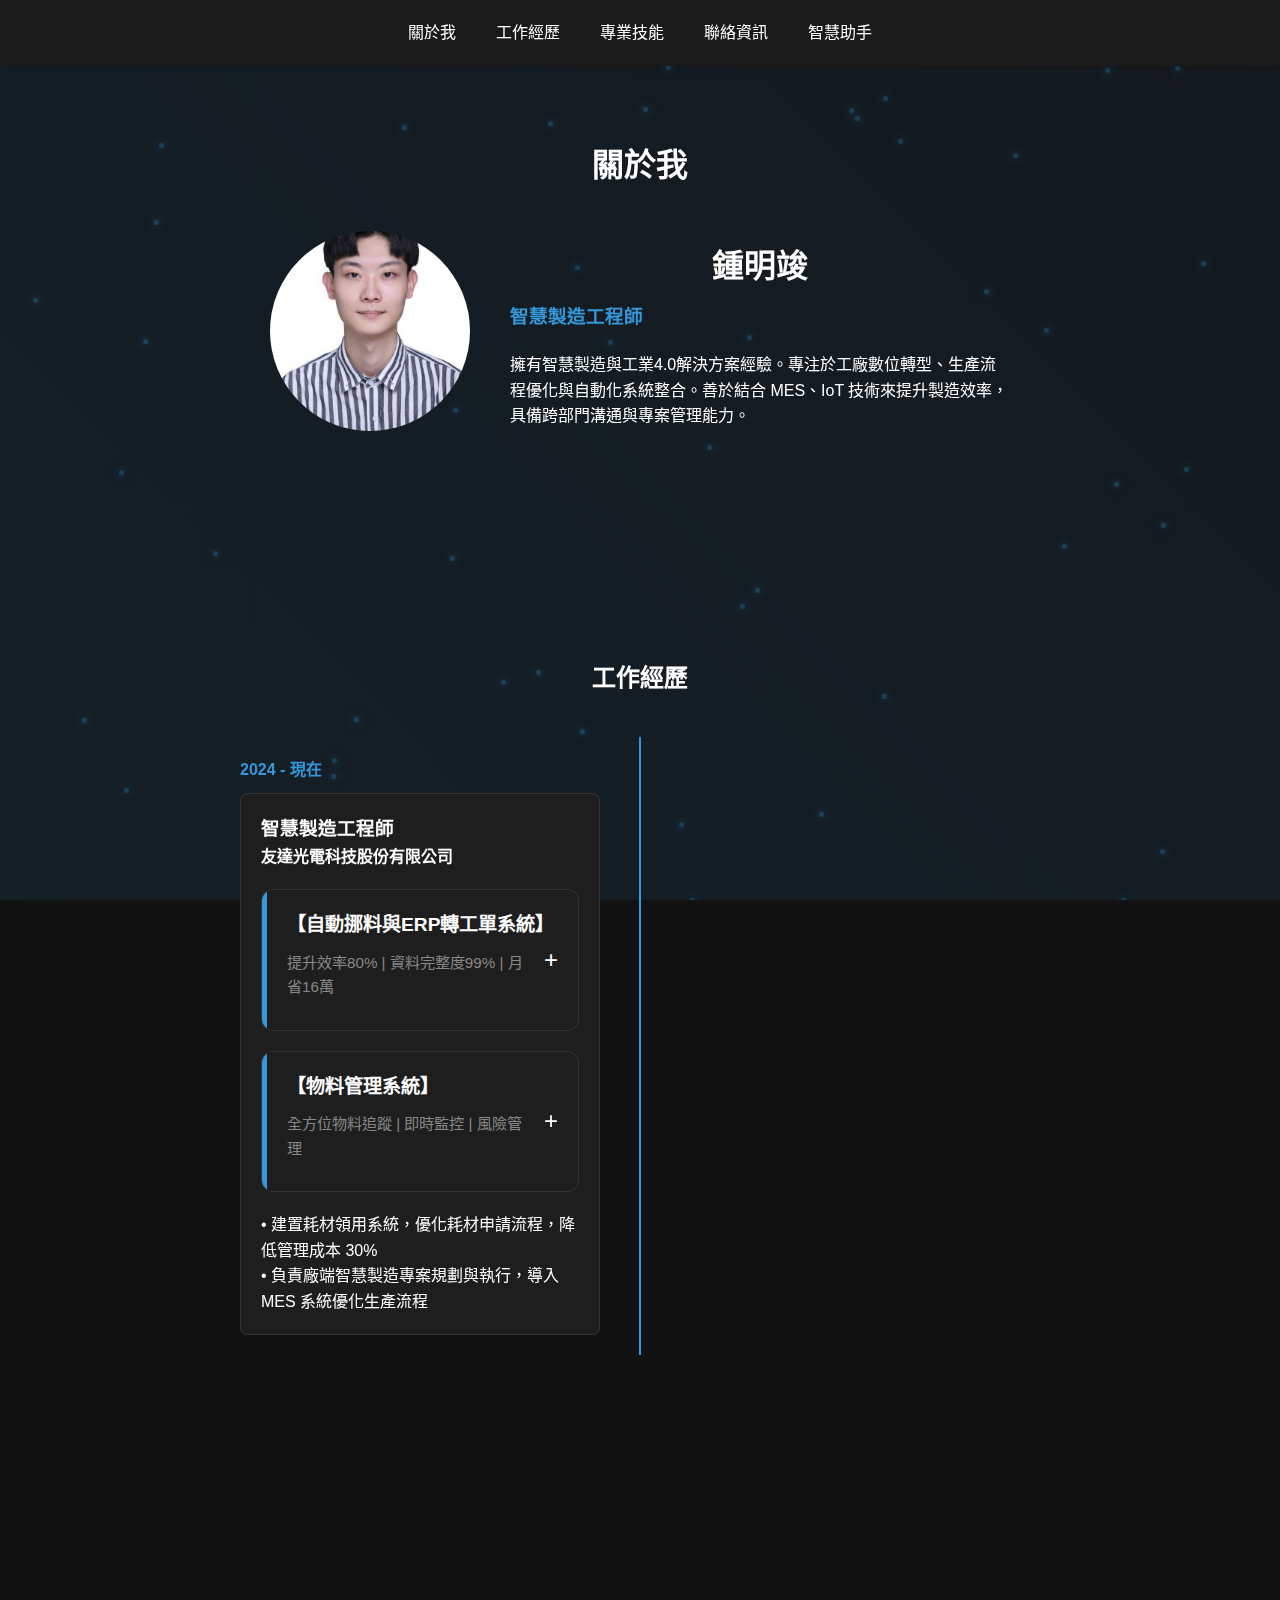
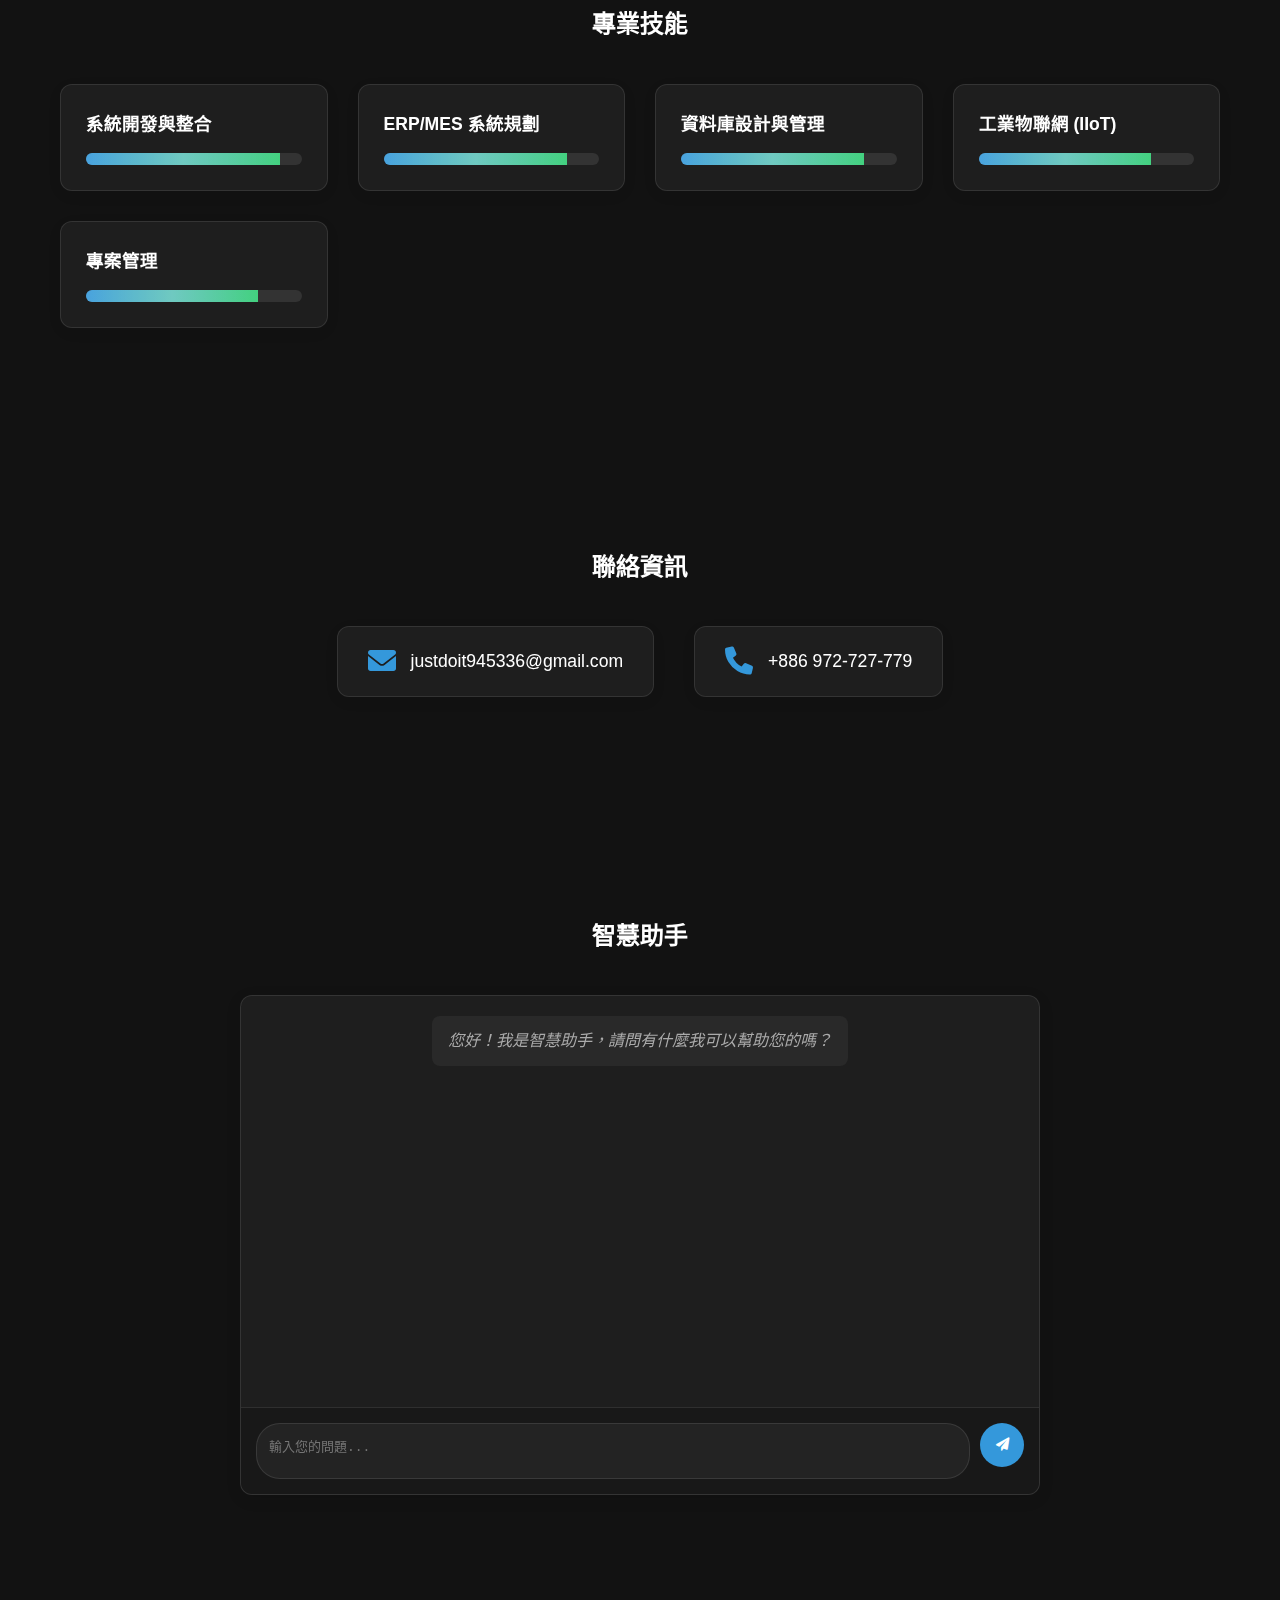
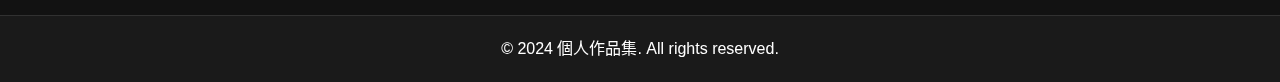
<file: html_template/index.html>
<!DOCTYPE html>
<html lang="zh-TW">
<head>
    <meta charset="UTF-8">
    <meta name="viewport" content="width=device-width, initial-scale=1.0">
    <title>專業個人作品集 | 個人工作履歷</title>
    <link rel="stylesheet" href="style.css">
    <link rel="stylesheet" href="https://cdnjs.cloudflare.com/ajax/libs/font-awesome/6.0.0/css/all.min.css">
</head>
<body>
    <div class="wave-background">
        <div class="wave"></div>
        <div class="wave"></div>
        <div class="wave"></div>
    </div>
    <div class="particles" id="particles"></div>

    <header class="header">
        <div class="container">
            <nav>
                <ul>
                    <li><a href="#about">關於我</a></li>
                    <li><a href="#experience">工作經歷</a></li>
                    <li><a href="#skills">專業技能</a></li>
                    <li><a href="#contact">聯絡資訊</a></li>
                    <li><a href="#chatbox">智慧助手</a></li>
                </ul>
            </nav>
        </div>
    </header>

    <section id="about" class="section">
        <div class="container">
            <h1>關於我</h1>
            <div class="profile">
                <div class="profile-image">
                    <img src="./images/Picture.jpg" alt="個人照片" class="avatar">
                </div>
                <div class="profile-content">
                    <h2>鍾明竣</h2>
                    <h3>智慧製造工程師</h3>
                    <p>擁有智慧製造與工業4.0解決方案經驗。專注於工廠數位轉型、生產流程優化與自動化系統整合。善於結合 MES、IoT 技術來提升製造效率，具備跨部門溝通與專案管理能力。</p>
                </div>
            </div>
        </div>
    </section>

    <section id="experience" class="section">
        <div class="container">
            <h2>工作經歷</h2>
            <div class="timeline">
                <div class="timeline-item">
                    <div class="timeline-date">2024 - 現在</div>
                    <div class="timeline-content">
                        <h3>智慧製造工程師</h3>
                        <h4>友達光電科技股份有限公司</h4>
                        
                        <!-- 系統一 -->
                        <div class="project-card">
                            <div class="project-header" onclick="toggleProject('erp-system')">
                                <h3>【自動挪料與ERP轉工單系統】</h3>
                                <p class="project-summary">提升效率80% | 資料完整度99% | 月省16萬</p>
                                <span class="expand-icon">+</span>
                            </div>
                            <div class="project-details" id="erp-system">
                                <div class="detail-section">
                                    <h4>系統效益</h4>
                                    <ul>
                                        <li>工作效率提升 80%</li>
                                        <li>資料完整度達 99%</li>
                                        <li>每月節省作業成本 16 萬元</li>
                                    </ul>
                                </div>
                                <div class="detail-section">
                                    <h4>技術實現</h4>
                                    <ul>
                                        <li>自動化工單轉換追蹤</li>
                                        <li>系統整合與資料同步</li>
                                        <li>效能監控與報表分析</li>
                                    </ul>
                                </div>
                            </div>
                        </div>

                        <!-- 系統二 -->
                        <div class="project-card">
                            <div class="project-header" onclick="toggleProject('material-system')">
                                <h3>【物料管理系統】</h3>
                                <p class="project-summary">全方位物料追蹤 | 即時監控 | 風險管理</p>
                                <span class="expand-icon">+</span>
                            </div>
                            <div class="project-details" id="material-system">
                                <div class="detail-section">
                                    <h4>核心功能</h4>
                                    <ul>
                                        <li>單位投料資訊即時監控</li>
                                        <li>投產物料風險批次管控</li>
                                        <li>重工品料況追蹤管理</li>
                                        <li>投產料況與料量即時控管</li>
                                    </ul>
                                </div>
                                <div class="detail-section">
                                    <h4>系統特色</h4>
                                    <ul>
                                        <li>即時監控儀表板</li>
                                        <li>智能預警機制</li>
                                        <li>完整追蹤鏈</li>
                                    </ul>
                                </div>
                            </div>
                        </div>

                        <p>• 建置耗材領用系統，優化耗材申請流程，降低管理成本 30%</p>
                        <p>• 負責廠端智慧製造專案規劃與執行，導入 MES 系統優化生產流程</p>
                    </div>
                </div>
            </div>
        </div>
    </section>

    <section id="skills" class="section">
        <div class="container">
            <h2>專業技能</h2>
            <div class="skills-grid">
                <div class="skill-item">
                    <div class="skill-title">系統開發與整合</div>
                    <div class="skill-bar">
                        <div class="skill-progress" data-progress="90"></div>
                    </div>
                </div>
                <div class="skill-item">
                    <div class="skill-title">ERP/MES 系統規劃</div>
                    <div class="skill-bar">
                        <div class="skill-progress" data-progress="85"></div>
                    </div>
                </div>
                <div class="skill-item">
                    <div class="skill-title">資料庫設計與管理</div>
                    <div class="skill-bar">
                        <div class="skill-progress" data-progress="85"></div>
                    </div>
                </div>
                <div class="skill-item">
                    <div class="skill-title">工業物聯網 (IIoT)</div>
                    <div class="skill-bar">
                        <div class="skill-progress" data-progress="80"></div>
                    </div>
                </div>
                <div class="skill-item">
                    <div class="skill-title">專案管理</div>
                    <div class="skill-bar">
                        <div class="skill-progress" data-progress="80"></div>
                    </div>
                </div>
            </div>
        </div>
    </section>

    <section id="contact" class="section">
        <div class="container">
            <h2>聯絡資訊</h2>
            <div class="contact-info">
                <div class="contact-item">
                    <i class="fas fa-envelope"></i>
                    <p>justdoit945336@gmail.com</p>
                </div>
                <div class="contact-item">
                    <i class="fas fa-phone"></i>
                    <p>+886 972-727-779</p>
                </div>
            </div>
        </div>
    </section>

    <section id="chatbox" class="section">
        <div class="container">
            <h2>智慧助手</h2>
            <div class="chat-container">
                <div class="chat-messages" id="chat-messages">
                    <div class="message system">
                        您好！我是智慧助手，請問有什麼我可以幫助您的嗎？
                    </div>
                </div>
                <div class="chat-input-container">
                    <textarea id="chat-input" placeholder="輸入您的問題..." rows="2"></textarea>
                    <button id="send-button" class="send-btn">
                        <i class="fas fa-paper-plane"></i>
                    </button>
                </div>
            </div>
        </div>
    </section>

    <footer class="footer">
        <div class="container">
            <p>&copy; 2024 個人作品集. All rights reserved.</p>
        </div>
    </footer>

    <script src="script.js"></script>
</body>
</html>
</file>
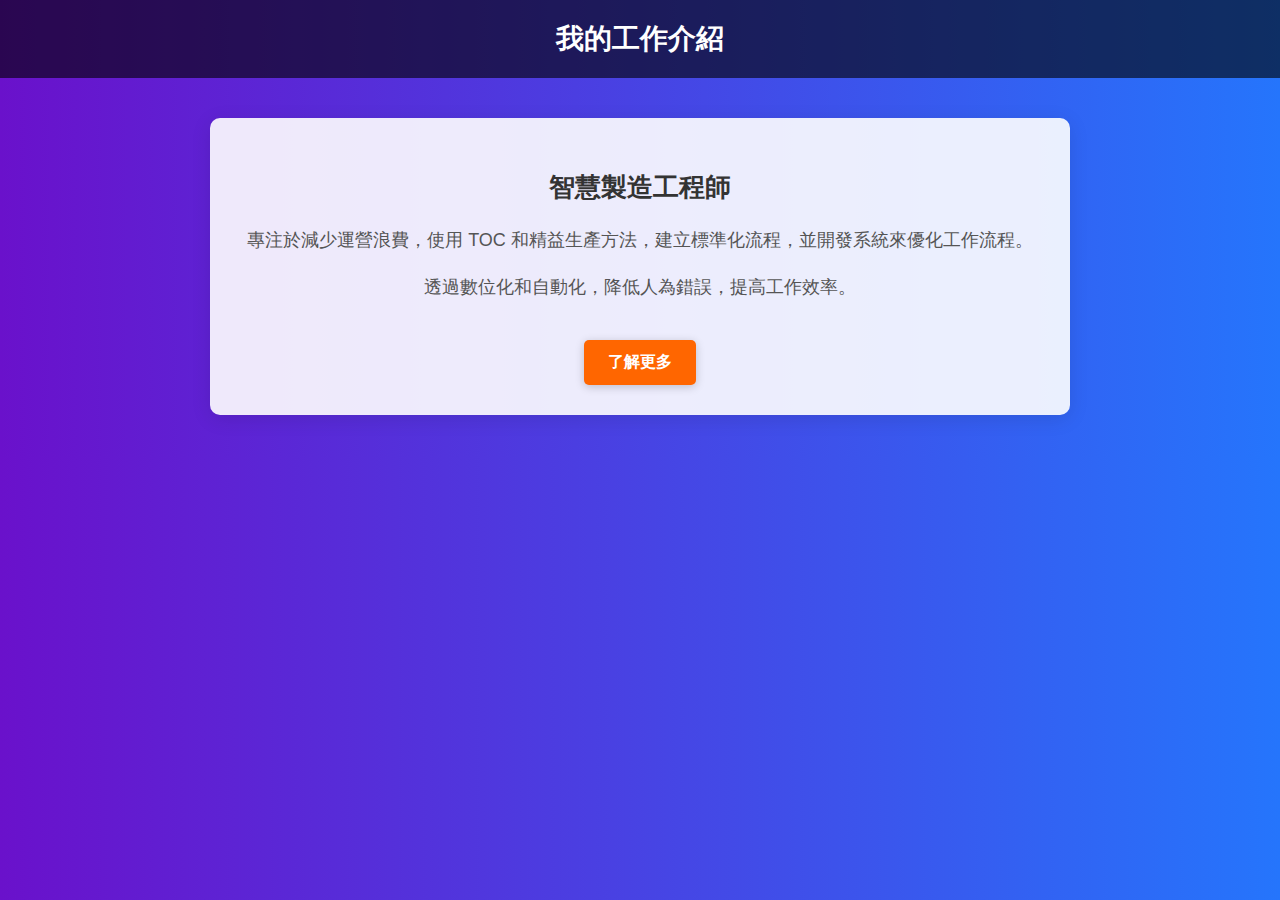
<file: work.html>
<!DOCTYPE html>
<html lang="zh">
<head>
    <meta charset="UTF-8">
    <meta name="viewport" content="width=device-width, initial-scale=1.0">
    <title>我的工作介紹</title>
    <style>
        body {
            font-family: Arial, sans-serif;
            margin: 0;
            padding: 0;
            background: linear-gradient(to right, #6a11cb, #2575fc);
            text-align: center;
            color: white;
        }
        header {
            background-color: rgba(0, 0, 0, 0.6);
            color: white;
            padding: 20px;
            font-size: 28px;
            font-weight: bold;
        }
        .container {
            max-width: 800px;
            margin: 40px auto;
            padding: 30px;
            background: rgba(255, 255, 255, 0.9);
            box-shadow: 0 4px 20px rgba(0, 0, 0, 0.1);
            border-radius: 10px;
            transition: transform 0.3s;
            color: black;
        }
        .container:hover {
            transform: scale(1.02);
        }
        h2 {
            color: #333;
            font-size: 26px;
        }
        p {
            color: #555;
            font-size: 18px;
            line-height: 1.6;
        }
        .button {
            display: inline-block;
            padding: 12px 24px;
            margin-top: 20px;
            background: #ff6600;
            color: white;
            font-size: 16px;
            font-weight: bold;
            border: none;
            border-radius: 5px;
            cursor: pointer;
            transition: 0.3s;
            box-shadow: 0 2px 10px rgba(0, 0, 0, 0.2);
        }
        .button:hover {
            background: #cc5200;
            box-shadow: 0 4px 15px rgba(0, 0, 0, 0.3);
        }
    </style>
</head>
<body>
    <header>我的工作介紹</header>
    <div class="container">
        <h2>智慧製造工程師</h2>
        <p>專注於減少運營浪費，使用 TOC 和精益生產方法，建立標準化流程，並開發系統來優化工作流程。</p>
        <p>透過數位化和自動化，降低人為錯誤，提高工作效率。</p>
        <button class="button" onclick="showMessage()">了解更多</button>
    </div>
    <script>
        function showMessage() {
            alert("歡迎來到我的個人介紹頁面！");
        }
    </script>
</body>
</html>
</file>
<file: html_template/style.css>
/* 基本樣式設定 */
:root {
    --primary-color: #1a1a1a;
    --secondary-color: #3498db;
    --text-color: #ffffff;
    --background-color: #121212;
    --card-background: #1e1e1e;
    --section-padding: 80px 0;
    --transition-speed: 0.3s;
}

* {
    margin: 0;
    padding: 0;
    box-sizing: border-box;
}

body {
    font-family: 'Arial', sans-serif;
    line-height: 1.6;
    color: var(--text-color);
    background-color: var(--background-color);
}

.container {
    max-width: 1200px;
    margin: 0 auto;
    padding: 0 20px;
}

/* 導航欄樣式 */
.header {
    background-color: rgba(26, 26, 26, 0.95);
    padding: 20px 0;
    position: fixed;
    width: 100%;
    top: 0;
    z-index: 1000;
    transition: transform var(--transition-speed) ease-in-out;
    box-shadow: 0 2px 5px rgba(0,0,0,0.1);
    backdrop-filter: blur(10px);
}

nav ul {
    list-style: none;
    display: flex;
    justify-content: center;
}

nav ul li {
    margin: 0 20px;
}

nav ul li a {
    color: white;
    text-decoration: none;
    font-size: 16px;
    transition: color 0.3s;
}

nav ul li a:hover {
    color: var(--secondary-color);
}

/* 章節共用樣式 */
.section {
    padding: var(--section-padding);
    margin-top: 60px;
}

.section h1, .section h2 {
    text-align: center;
    margin-bottom: 40px;
    color: var(--text-color);
}

/* 個人資料區塊 */
.profile {
    display: flex;
    align-items: center;
    justify-content: center;
    gap: 40px;
    margin-top: 40px;
}

.avatar {
    width: 200px;
    height: 200px;
    border-radius: 50%;
    object-fit: cover;
}

.profile-content {
    max-width: 500px;
}

.profile-content h2 {
    font-size: 2em;
    margin-bottom: 10px;
}

.profile-content h3 {
    color: var(--secondary-color);
    margin-bottom: 20px;
}

/* 時間軸樣式 */
.timeline {
    position: relative;
    max-width: 800px;
    margin: 0 auto;
}

.timeline::before {
    content: '';
    position: absolute;
    left: 50%;
    transform: translateX(-50%);
    width: 2px;
    height: 100%;
    background-color: var(--secondary-color);
}

.timeline-item {
    padding: 20px 0;
    position: relative;
    margin-bottom: 30px;
    width: 50%;
}

.timeline-item:nth-child(odd) {
    left: 0;
    padding-right: 40px;
}

.timeline-item:nth-child(even) {
    left: 50%;
    padding-left: 40px;
}

.timeline-date {
    font-weight: bold;
    color: var(--secondary-color);
    margin-bottom: 10px;
}

.timeline-content {
    background: var(--card-background);
    padding: 20px;
    border-radius: 8px;
    border: 1px solid rgba(255, 255, 255, 0.1);
    position: relative;
    transition: transform var(--transition-speed);
}

.timeline-content:hover {
    transform: translateY(-5px);
}

/* 技能區塊樣式 */
.skills-grid {
    display: grid;
    grid-template-columns: repeat(auto-fit, minmax(250px, 1fr));
    gap: 30px;
    margin-top: 40px;
}

.skill-item {
    background: var(--card-background);
    padding: 25px;
    border-radius: 12px;
    box-shadow: 0 4px 15px rgba(0,0,0,0.05);
    transition: transform var(--transition-speed), box-shadow var(--transition-speed);
    border: 1px solid rgba(255, 255, 255, 0.1);
}

.skill-item:hover {
    transform: translateY(-5px);
    box-shadow: 0 6px 20px rgba(0,0,0,0.1);
}

.skill-title {
    margin-bottom: 15px;
    font-weight: bold;
    font-size: 1.1em;
    color: var(--text-color);
    display: flex;
    align-items: center;
    gap: 10px;
}

.skill-bar {
    background-color: #333;
    height: 12px;
    border-radius: 6px;
    overflow: hidden;
    position: relative;
}

.skill-progress {
    height: 100%;
    background: linear-gradient(90deg, var(--secondary-color), #2ecc71);
    width: 0;
    transition: width 1.2s cubic-bezier(0.4, 0, 0.2, 1);
    position: relative;
}

.skill-progress::after {
    content: '';
    position: absolute;
    top: 0;
    left: 0;
    right: 0;
    bottom: 0;
    background: linear-gradient(90deg, rgba(255,255,255,0.1) 0%, rgba(255,255,255,0.3) 50%, rgba(255,255,255,0.1) 100%);
}

/* 聯絡資訊樣式 */
.contact-info {
    display: flex;
    justify-content: center;
    flex-wrap: wrap;
    gap: 40px;
    margin-top: 40px;
}

.contact-item {
    display: flex;
    align-items: center;
    gap: 15px;
    background: var(--card-background);
    padding: 20px 30px;
    border-radius: 12px;
    box-shadow: 0 4px 15px rgba(0,0,0,0.05);
    transition: transform var(--transition-speed), box-shadow var(--transition-speed);
    border: 1px solid rgba(255, 255, 255, 0.1);
}

.contact-item:hover {
    transform: translateY(-5px);
    box-shadow: 0 6px 20px rgba(0,0,0,0.1);
}

.contact-item i {
    font-size: 28px;
    color: var(--secondary-color);
    transition: transform var(--transition-speed);
}

.contact-item:hover i {
    transform: scale(1.2);
}

.contact-item p {
    font-size: 1.1em;
    color: var(--text-color);
}

/* 頁尾樣式 */
.footer {
    background-color: var(--primary-color);
    color: white;
    text-align: center;
    padding: 20px 0;
    margin-top: 40px;
    border-top: 1px solid rgba(255, 255, 255, 0.1);
}

/* 響應式設計 */
@media (max-width: 768px) {
    .profile {
        flex-direction: column;
        text-align: center;
        gap: 20px;
    }

    .profile-content {
        padding: 0 20px;
    }

    .timeline::before {
        left: 20px;
    }

    .timeline-item {
        width: 100%;
        padding-left: 50px;
    }

    .timeline-item:nth-child(even) {
        left: 0;
    }

    .skills-grid {
        grid-template-columns: 1fr;
        padding: 0 15px;
    }

    .contact-info {
        flex-direction: column;
        align-items: stretch;
        padding: 0 20px;
    }

    .contact-item {
        margin: 0 15px;
    }

    nav ul {
        flex-direction: column;
        align-items: center;
        padding: 10px 0;
    }

    nav ul li {
        margin: 8px 0;
    }

    .section {
        padding: var(--section-padding) 15px;
    }

    .header {
        padding: 15px 0;
    }

    .project-details {
        width: 95%;
        max-height: 90vh;
        top: 50%;
        left: 50%;
        transform: translate(-50%, -50%) !important;
        margin: 0;
        padding: 20px;
    }

    .project-header {
        padding: 15px;
    }

    .close-button {
        top: 10px;
        right: 10px;
    }

    .detail-section {
        padding: 10px;
    }

    .project-card {
        margin: 15px 0;
        width: 100%;
        box-sizing: border-box;
    }

    .project-header {
        padding: 15px;
        width: 100%;
        box-sizing: border-box;
    }

    .project-header h3 {
        font-size: 1.1em;
        padding-right: 30px;
        width: 100%;
        box-sizing: border-box;
    }

    .project-summary {
        padding-right: 30px;
        margin: 8px 0;
        width: 100%;
        box-sizing: border-box;
    }

    .project-card.active .project-details {
        width: 100%;
        box-sizing: border-box;
        padding: 0;
        margin: 0;
        position: relative;
        left: 0;
        transform: none !important;
    }

    .detail-section {
        width: 100%;
        margin: 0 0 15px 0;
        padding: 0;
        box-sizing: border-box;
    }

    .detail-section h4 {
        width: 100%;
        margin: 0 0 10px 0;
        padding: 0;
        font-size: 1em;
    }

    .detail-section ul {
        width: 100%;
        padding: 0 0 0 20px;
        margin: 0;
        box-sizing: border-box;
    }

    .detail-section ul li {
        width: 100%;
        padding: 0 0 0 15px;
        margin: 8px 0;
        font-size: 0.9em;
        line-height: 1.4;
        box-sizing: border-box;
        word-wrap: break-word;
        position: relative;
    }

    .project-details,
    .project-card.active .project-details {
        position: static;
        top: auto;
        left: auto;
        transform: none !important;
        max-height: none;
    }

    .timeline-content {
        padding: 15px;
        width: 100%;
    }

    .timeline-item {
        padding-left: 40px;
        width: 100%;
    }
}

.project-card {
    margin: 20px 0;
    border-radius: 12px;
    overflow: hidden;
    background: var(--card-background);
    border: 1px solid rgba(255, 255, 255, 0.1);
    transition: transform 0.3s;
}

.project-card:hover {
    transform: translateY(-5px);
}

.project-header {
    padding: 20px;
    background: var(--card-background);
    border-left: 5px solid var(--secondary-color);
    cursor: pointer;
    position: relative;
}

.project-header h3 {
    color: var(--text-color);
    font-size: 1.2em;
    margin-bottom: 10px;
}

.project-summary {
    color: #888;
    font-size: 0.95em;
    margin: 10px 0;
    padding-right: 30px;
}

/* 修改 project-details 的樣式 */
.project-details {
    display: none;  /* 改用 display 來控制顯示/隱藏 */
    background: var(--card-background);
    border-top: 1px solid rgba(255, 255, 255, 0.1);
    padding: 0 20px;  /* 預設有水平內邊距 */
    opacity: 0;
    transition: opacity 0.3s ease;
}

/* 活動狀態的樣式 */
.project-card.active .project-details {
    display: block;
    opacity: 1;
    padding: 20px;
}

/* 移除不需要的動畫類別 */
.project-details.active {
    animation: none;
}

/* 修改展開圖標的動畫 */
.expand-icon {
    position: absolute;
    right: 20px;
    top: 50%;
    transform: translateY(-50%);
    transition: transform 0.3s ease;
    color: var(--text-color);
    font-size: 24px;
}

.project-card.active .expand-icon {
    transform: translateY(-50%) rotate(180deg);
}

.detail-section {
    margin: 0 0 20px 0;
    width: 100%;
}

.detail-section h4 {
    margin: 0 0 15px 0;
    padding: 0;
    color: var(--text-color);
}

.detail-section ul {
    list-style-type: none;
    margin: 0;
    padding: 0 0 0 20px;
    width: 100%;
}

.detail-section ul li {
    margin: 8px 0;
    position: relative;
    padding: 0 0 0 20px;
    color: var(--text-color);
}

.detail-section ul li:before {
    content: "•";
    color: var(--secondary-color);
    position: absolute;
    left: 0;
    top: 0;
}

/* 添加遮罩層 */
.modal-overlay {
    display: none;
}

/* 關閉按鈕 */
.close-button {
    display: none;
}

/* 動畫效果 */
@keyframes slideIn {
    from {
        opacity: 0;
        transform: translate(-50%, -60%);
    }
    to {
        opacity: 1;
        transform: translate(-50%, -50%);
    }
}

.project-details.active {
    animation: slideIn 0.3s ease-out forwards;
    pointer-events: all;
}

.modal-overlay.active {
    pointer-events: all;
}

/* 添加新的樣式來防止閃爍 */
.modal-active {
    overflow: hidden;
}

/* 添加動態背景效果 */
body::before {
    content: '';
    position: fixed;
    top: 0;
    left: 0;
    width: 100%;
    height: 100%;
    background: linear-gradient(
        45deg,
        rgba(52, 152, 219, 0.05),
        rgba(41, 128, 185, 0.05)
    );
    z-index: -1;
}

/* 添加動態波浪背景 */
.wave-background {
    position: fixed;
    top: 0;
    left: 0;
    width: 100%;
    height: 100%;
    z-index: -2;
    opacity: 0.2;
}

.wave {
    position: absolute;
    width: 100%;
    height: 100%;
    background: linear-gradient(
        45deg,
        rgba(52, 152, 219, 0.2),
        rgba(41, 128, 185, 0.2),
        rgba(52, 73, 94, 0.2)
    );
    animation: wave 15s linear infinite;
}

.wave:nth-child(2) {
    animation-delay: -5s;
    opacity: 0.3;
}

.wave:nth-child(3) {
    animation-delay: -10s;
    opacity: 0.2;
}

@keyframes wave {
    0% {
        transform: translate(-50%, -50%) rotate(0deg);
    }
    100% {
        transform: translate(-50%, -50%) rotate(360deg);
    }
}

/* 添加浮動粒子效果 */
.particles {
    position: fixed;
    top: 0;
    left: 0;
    width: 100%;
    height: 100%;
    z-index: -3;
    overflow: hidden;
}

.particle {
    position: absolute;
    width: 5px;
    height: 5px;
    background: rgba(52, 152, 219, 0.3);
    border-radius: 50%;
    box-shadow: 0 0 10px rgba(52, 152, 219, 0.5);
    animation: float 20s infinite linear;
}

/* 手機版特別處理 */
@media (max-width: 768px) {
    .project-card {
        margin: 15px 0;
        width: 100%;
        box-sizing: border-box;
    }

    .project-header {
        padding: 15px;
        width: 100%;
        box-sizing: border-box;
    }

    .project-header h3 {
        font-size: 1.1em;
        padding-right: 30px;
        width: 100%;
        box-sizing: border-box;
    }

    .project-summary {
        padding-right: 30px;
        margin: 8px 0;
        width: 100%;
        box-sizing: border-box;
    }

    .project-details {
        width: 100%;
        box-sizing: border-box;
        padding: 0;
        margin: 0;
        position: relative;
        left: 0;
        transform: none !important;
    }

    .project-card.active .project-details {
        padding: 15px;
        width: 100%;
        position: relative;
        left: 0;
        transform: none !important;
    }

    .detail-section {
        width: 100%;
        margin: 0 0 15px 0;
        padding: 0;
        box-sizing: border-box;
    }

    .detail-section h4 {
        width: 100%;
        margin: 0 0 10px 0;
        padding: 0;
        font-size: 1em;
    }

    .detail-section ul {
        width: 100%;
        padding: 0 0 0 20px;
        margin: 0;
        box-sizing: border-box;
    }

    .detail-section ul li {
        width: 100%;
        padding: 0 0 0 15px;
        margin: 8px 0;
        font-size: 0.9em;
        line-height: 1.4;
        box-sizing: border-box;
        word-wrap: break-word;
        position: relative;
    }

    .project-details,
    .project-card.active .project-details {
        position: static;
        top: auto;
        left: auto;
        transform: none !important;
        max-height: none;
    }

    .timeline-content {
        padding: 15px;
        width: 100%;
    }

    .timeline-item {
        padding-left: 40px;
        width: 100%;
    }
}

/* 留言板樣式 */
.message-form-container {
    max-width: 600px;
    margin: 0 auto;
    padding: 20px;
    background: var(--card-background);
    border-radius: 12px;
    border: 1px solid rgba(255, 255, 255, 0.1);
}

.message-form {
    display: flex;
    flex-direction: column;
    gap: 20px;
}

.form-group {
    display: flex;
    flex-direction: column;
    gap: 8px;
}

.form-group label {
    color: var(--text-color);
    font-size: 0.95em;
}

.form-group input,
.form-group textarea {
    padding: 10px;
    border-radius: 6px;
    border: 1px solid rgba(255, 255, 255, 0.1);
    background: rgba(255, 255, 255, 0.05);
    color: var(--text-color);
    font-size: 1em;
    transition: all 0.3s ease;
}

.form-group input:focus,
.form-group textarea:focus {
    outline: none;
    border-color: var(--secondary-color);
    background: rgba(255, 255, 255, 0.1);
}

.submit-btn {
    padding: 12px 24px;
    background: var(--secondary-color);
    color: white;
    border: none;
    border-radius: 6px;
    font-size: 1em;
    cursor: pointer;
    transition: all 0.3s ease;
    align-self: flex-start;
}

.submit-btn:hover {
    background: #2980b9;
    transform: translateY(-2px);
}

/* 手機版適配 */
@media (max-width: 768px) {
    .message-form-container {
        padding: 15px;
        margin: 0 15px;
    }

    .submit-btn {
        width: 100%;
        align-self: center;
    }
}

/* Chatbox 樣式 */
.chat-container {
    max-width: 800px;
    margin: 0 auto;
    background: var(--card-background);
    border-radius: 12px;
    overflow: hidden;
    border: 1px solid rgba(255, 255, 255, 0.1);
    box-shadow: 0 4px 15px rgba(0, 0, 0, 0.1);
    display: flex;
    flex-direction: column;
    height: 500px;
}

.chat-messages {
    flex: 1;
    padding: 20px;
    overflow-y: auto;
    display: flex;
    flex-direction: column;
    gap: 15px;
}

.message {
    padding: 12px 16px;
    border-radius: 18px;
    max-width: 80%;
    word-break: break-word;
    animation: fadeIn 0.3s ease;
}

.message.user {
    background: var(--secondary-color);
    color: white;
    align-self: flex-end;
    border-bottom-right-radius: 4px;
}

.message.bot {
    background: rgba(255, 255, 255, 0.1);
    color: var(--text-color);
    align-self: flex-start;
    border-bottom-left-radius: 4px;
}

.message.system {
    background: rgba(255, 255, 255, 0.05);
    color: #aaa;
    align-self: center;
    border-radius: 8px;
    font-style: italic;
    max-width: 90%;
    text-align: center;
}

.chat-input-container {
    display: flex;
    padding: 15px;
    background: rgba(0, 0, 0, 0.2);
    border-top: 1px solid rgba(255, 255, 255, 0.1);
    gap: 10px;
}

#chat-input {
    flex: 1;
    padding: 12px;
    border-radius: 24px;
    border: 1px solid rgba(255, 255, 255, 0.1);
    background: rgba(255, 255, 255, 0.05);
    color: var(--text-color);
    font-size: 1em;
    resize: none;
    transition: all 0.3s ease;
}

#chat-input:focus {
    outline: none;
    border-color: var(--secondary-color);
    background: rgba(255, 255, 255, 0.1);
}

.send-btn {
    width: 44px;
    height: 44px;
    background: var(--secondary-color);
    color: white;
    border: none;
    border-radius: 50%;
    display: flex;
    align-items: center;
    justify-content: center;
    cursor: pointer;
    transition: all 0.3s ease;
}

.send-btn:hover {
    background: #2980b9;
    transform: scale(1.05);
}

.send-btn:active {
    transform: scale(0.95);
}

@keyframes fadeIn {
    from {
        opacity: 0;
        transform: translateY(10px);
    }
    to {
        opacity: 1;
        transform: translateY(0);
    }
}

/* 手機版適配 */
@media (max-width: 768px) {
    .chat-container {
        height: 400px;
        margin: 0 15px;
    }
    
    .chat-messages {
        padding: 15px;
    }
    
    .message {
        max-width: 85%;
        padding: 10px 14px;
    }
    
    .chat-input-container {
        padding: 10px;
    }
}
</file>
